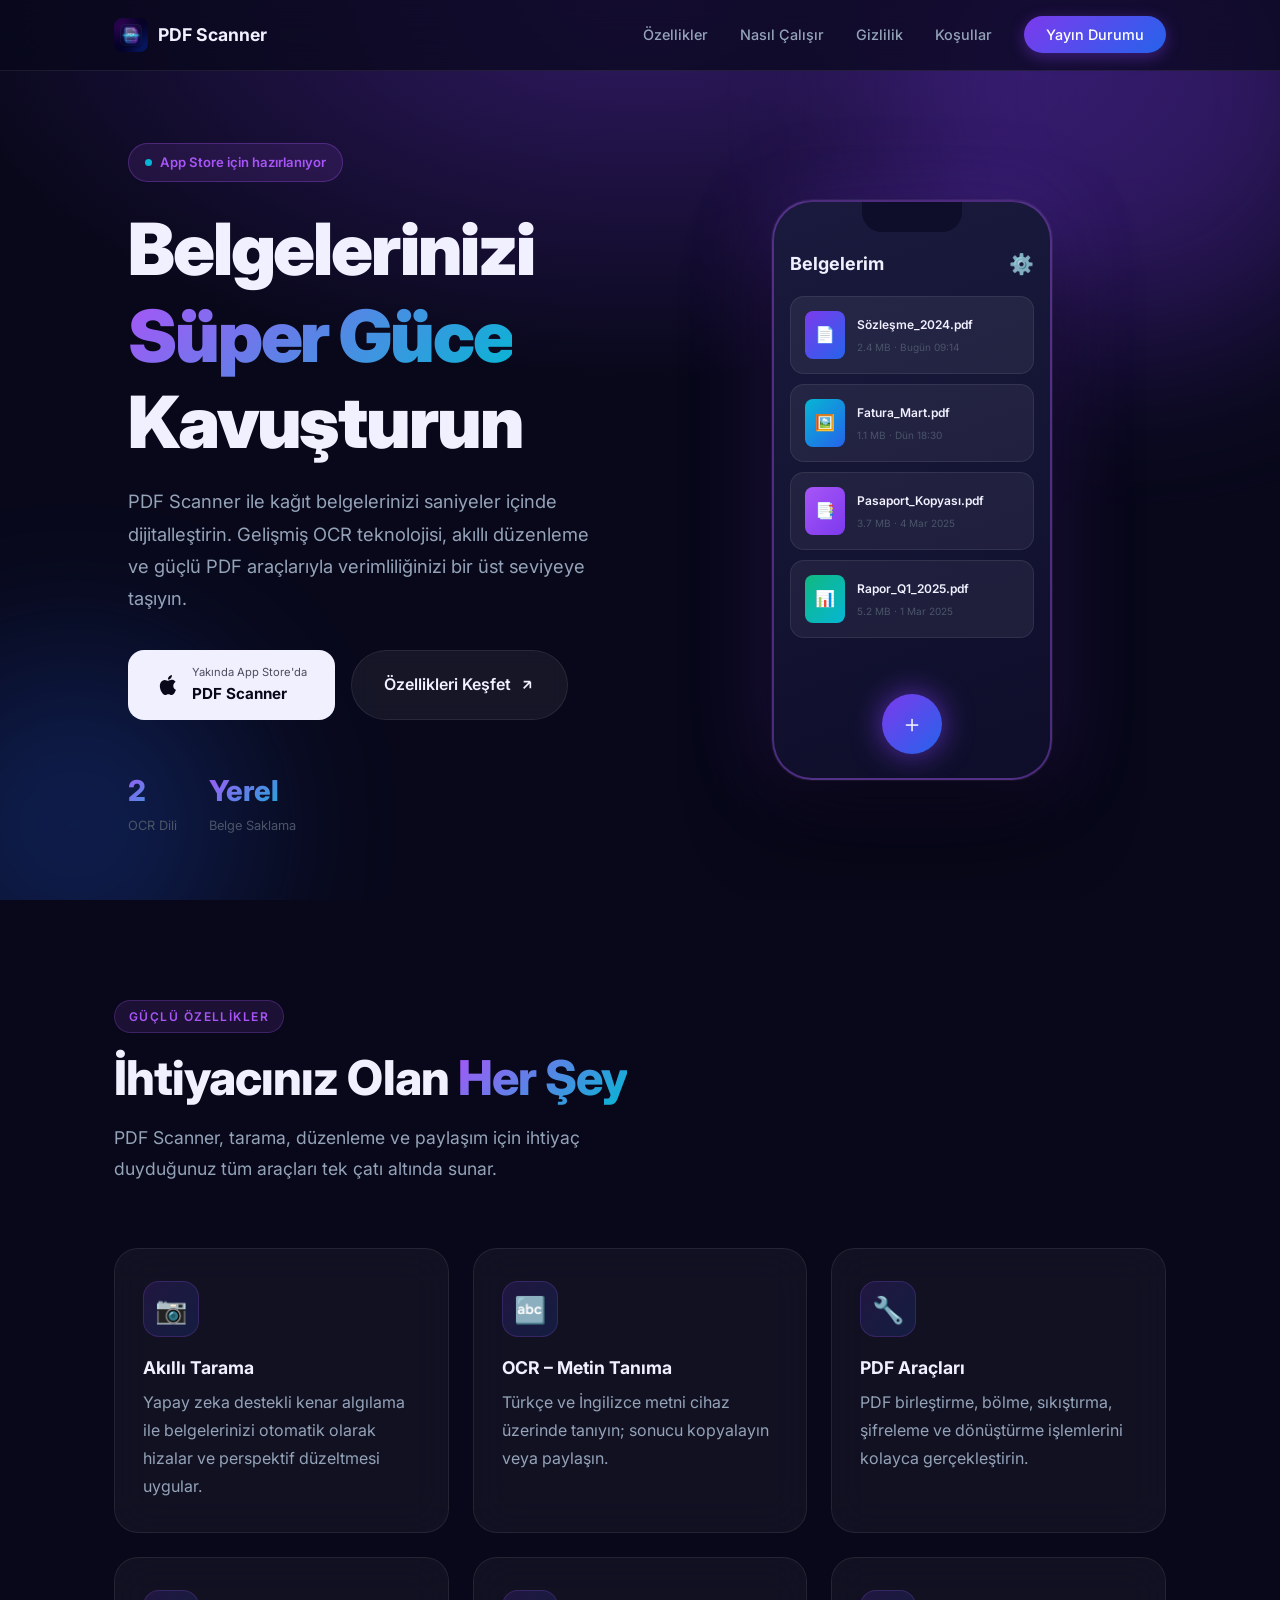
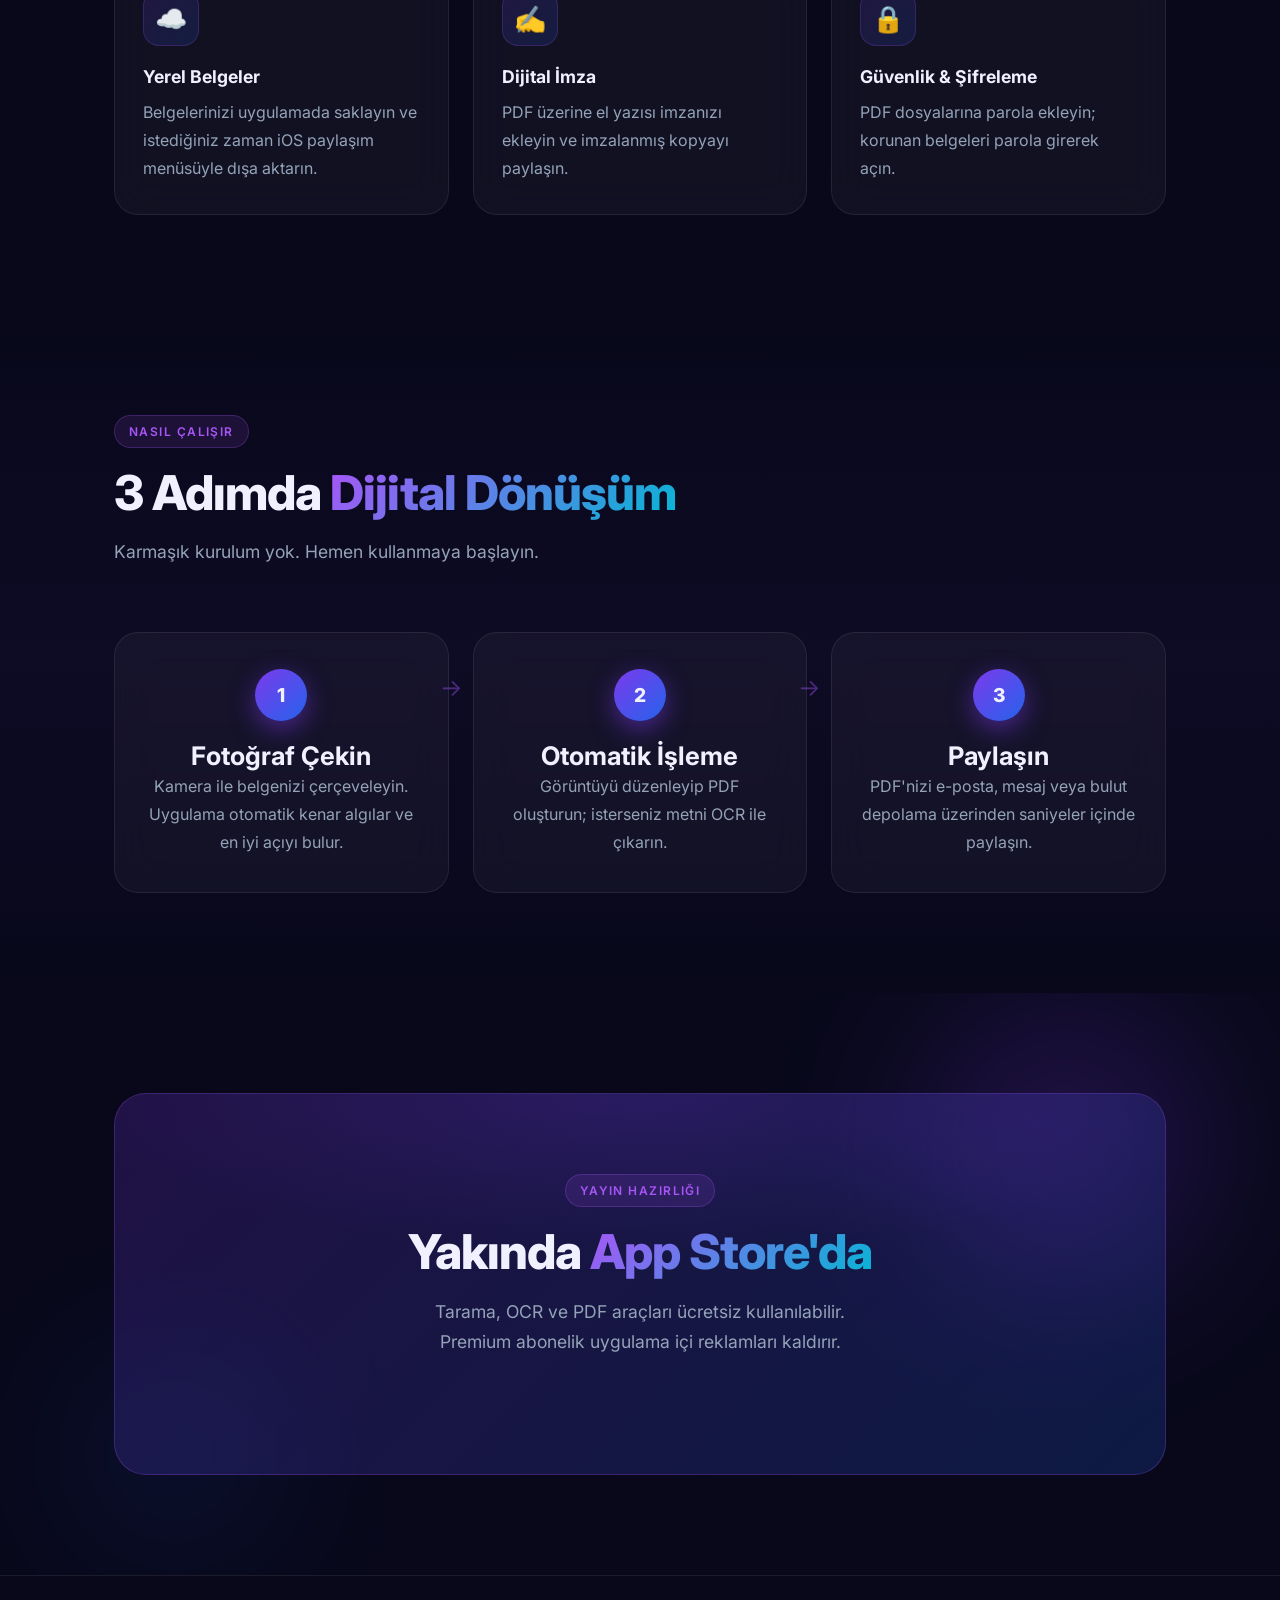
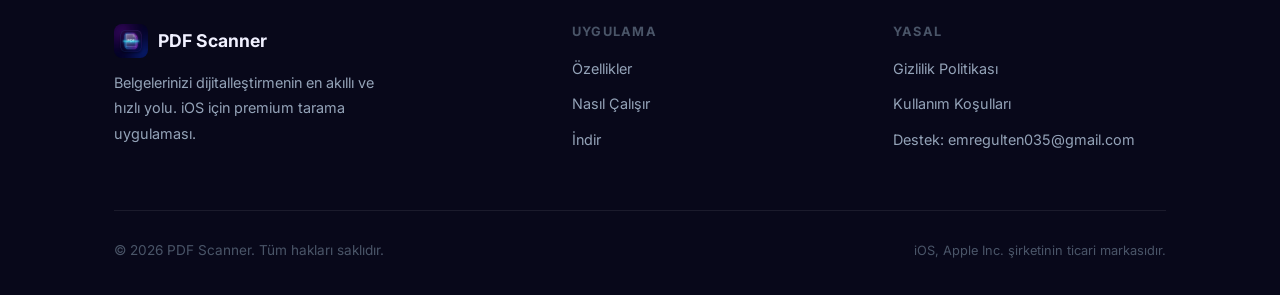
<file: index.html>
<!DOCTYPE html>
<html lang="tr">
<head>
  <meta charset="UTF-8" />
  <meta name="viewport" content="width=device-width, initial-scale=1.0" />
  <title>PDF Scanner – Akıllı PDF Tarama Uygulaması</title>
  <meta name="description" content="PDF Scanner ile belgeleri tarayın, Türkçe ve İngilizce metni cihazda tanıyın ve PDF dosyalarını iPhone veya iPad'de yönetin." />
  <link rel="stylesheet" href="styles.css" />
  <link rel="icon" href="app-icon.png" type="image/png" />
  <style>
    /* ── Hero ── */
    .hero {
      position: relative;
      min-height: 100vh;
      display: flex;
      align-items: center;
      overflow: hidden;
      padding-top: 80px;
    }

    .hero::before {
      content: '';
      position: absolute;
      inset: 0;
      background: var(--grad-hero);
    }

    .hero-orb-1 { width: 500px; height: 500px; top: -150px; right: -100px; }
    .hero-orb-2 { width: 350px; height: 350px; bottom: -100px; left: -100px; }

    .hero-inner {
      position: relative;
      z-index: 2;
      display: grid;
      grid-template-columns: 1fr 1fr;
      gap: 64px;
      align-items: center;
    }

    .hero-badge {
      display: inline-flex;
      align-items: center;
      gap: 8px;
      background: rgba(168,85,247,.12);
      border: 1px solid rgba(168,85,247,.3);
      border-radius: 100px;
      padding: 8px 16px;
      font-size: 0.82rem;
      font-weight: 600;
      color: var(--purple-light);
      margin-bottom: 24px;
    }

    .hero-badge .dot {
      width: 7px; height: 7px;
      border-radius: 50%;
      background: var(--cyan);
      animation: pulse-glow 2s infinite;
    }

    .hero-title {
      margin-bottom: 20px;
    }

    .hero-desc {
      font-size: 1.15rem;
      margin-bottom: 36px;
      max-width: 480px;
    }

    .hero-buttons {
      display: flex;
      gap: 16px;
      flex-wrap: wrap;
    }

    .hero-stats {
      display: flex;
      gap: 32px;
      margin-top: 48px;
    }

    .stat { }
    .stat-num {
      font-size: 1.8rem;
      font-weight: 800;
      background: var(--grad-glow);
      -webkit-background-clip: text;
      -webkit-text-fill-color: transparent;
      background-clip: text;
    }
    .stat-label { font-size: 0.8rem; color: var(--text-muted); margin-top: 2px; }

    /* ── Phone Mockup ── */
    .hero-visual {
      display: flex;
      justify-content: center;
      align-items: center;
      position: relative;
    }

    .phone-frame {
      width: 280px;
      height: 580px;
      background: linear-gradient(160deg, #1a1a3e 0%, #0e0e2a 100%);
      border-radius: 40px;
      border: 2px solid rgba(168,85,247,.4);
      box-shadow:
        0 0 0 1px rgba(255,255,255,.05),
        0 40px 80px rgba(0,0,0,.6),
        0 0 80px rgba(124,58,237,.3);
      overflow: hidden;
      position: relative;
      animation: float 7s ease-in-out infinite;
    }

    .phone-notch {
      width: 100px;
      height: 30px;
      background: #0e0e2a;
      border-radius: 0 0 20px 20px;
      margin: 0 auto;
      position: relative;
      z-index: 2;
    }

    .phone-screen {
      padding: 16px;
      height: calc(100% - 30px);
    }

    .phone-ui-header {
      display: flex;
      justify-content: space-between;
      align-items: center;
      margin-bottom: 16px;
    }

    .phone-ui-title { font-size: 18px; font-weight: 700; }
    .phone-ui-icon  { font-size: 20px; }

    .phone-doc-card {
      background: rgba(255,255,255,.06);
      border: 1px solid rgba(255,255,255,.08);
      border-radius: 14px;
      padding: 14px;
      margin-bottom: 10px;
      display: flex;
      gap: 12px;
      align-items: center;
    }

    .phone-doc-icon {
      width: 40px; height: 48px;
      background: var(--grad-primary);
      border-radius: 8px;
      display: flex;
      align-items: center;
      justify-content: center;
      font-size: 16px;
      flex-shrink: 0;
    }

    .phone-doc-name { font-size: 12px; font-weight: 600; margin-bottom: 4px; }
    .phone-doc-meta { font-size: 10px; color: var(--text-muted); }

    .phone-scan-btn {
      position: absolute;
      bottom: 24px;
      left: 50%;
      transform: translateX(-50%);
      width: 60px; height: 60px;
      background: var(--grad-primary);
      border-radius: 50%;
      display: flex;
      align-items: center;
      justify-content: center;
      font-size: 24px;
      box-shadow: 0 0 30px rgba(124,58,237,.7);
    }

    .phone-glow {
      position: absolute;
      width: 300px; height: 300px;
      background: radial-gradient(circle, rgba(124,58,237,.4) 0%, transparent 70%);
      border-radius: 50%;
      top: 50%;
      left: 50%;
      transform: translate(-50%, -50%);
      z-index: 0;
    }

    /* ── Features ── */
    .features-grid {
      display: grid;
      grid-template-columns: repeat(3, 1fr);
      gap: 24px;
      margin-top: 64px;
    }

    .feature-card {
      padding: 32px 28px;
    }

    .feature-icon {
      width: 56px; height: 56px;
      border-radius: var(--radius-md);
      background: var(--grad-subtle);
      border: 1px solid rgba(168,85,247,.2);
      display: flex;
      align-items: center;
      justify-content: center;
      font-size: 26px;
      margin-bottom: 20px;
      transition: var(--transition);
    }

    .feature-card:hover .feature-icon {
      background: var(--grad-primary);
      border-color: transparent;
      box-shadow: 0 8px 24px rgba(124,58,237,.5);
    }

    .feature-card h3 { margin-bottom: 10px; font-size: 1.1rem; }

    /* ── How It Works ── */
    .steps-grid {
      display: grid;
      grid-template-columns: repeat(3, 1fr);
      gap: 24px;
      margin-top: 64px;
    }

    .step-card {
      padding: 36px 28px;
      text-align: center;
      position: relative;
    }

    .step-num {
      width: 52px; height: 52px;
      border-radius: 50%;
      background: var(--grad-primary);
      display: flex;
      align-items: center;
      justify-content: center;
      font-weight: 800;
      font-size: 1.2rem;
      margin: 0 auto 20px;
      box-shadow: 0 8px 24px rgba(124,58,237,.5);
    }

    .step-card::after {
      content: '→';
      position: absolute;
      top: 36px;
      right: -14px;
      font-size: 1.5rem;
      color: var(--purple-light);
      opacity: 0.4;
    }

    .step-card:last-child::after { display: none; }

    /* ── CTA Section ── */
    .cta-section {
      position: relative;
      overflow: hidden;
    }

    .cta-card {
      padding: 80px 60px;
      border-radius: var(--radius-xl);
      text-align: center;
      position: relative;
      background: linear-gradient(135deg, rgba(124,58,237,.2) 0%, rgba(37,99,235,.2) 100%);
      border: 1px solid rgba(168,85,247,.25);
    }

    .cta-card::before {
      content: '';
      position: absolute;
      inset: 0;
      background: var(--grad-hero);
      opacity: 0.5;
      border-radius: inherit;
    }

    .cta-card > * { position: relative; z-index: 1; }

    .cta-card h2 { margin-bottom: 16px; }
    .cta-card p  { margin-bottom: 36px; font-size: 1.1rem; }

    @media (max-width: 900px) {
      .hero-inner { grid-template-columns: 1fr; text-align: center; }
      .hero-desc  { margin: 0 auto 36px; }
      .hero-buttons { justify-content: center; }
      .hero-stats { justify-content: center; }
      .hero-visual { margin-top: 40px; }
      .features-grid { grid-template-columns: repeat(2, 1fr); }
      .steps-grid { grid-template-columns: 1fr; }
      .step-card::after { display: none; }
      .cta-card { padding: 48px 24px; }
    }

    @media (max-width: 600px) {
      .features-grid { grid-template-columns: 1fr; }
    }
  </style>
</head>
<body>

<!-- ═══════════ NAVBAR ═══════════ -->
<nav class="navbar">
  <div class="container">
    <a href="index.html" class="nav-brand">
      <img src="app-icon.png" alt="PDF Scanner Icon" />
      PDF Scanner
    </a>
    <ul class="nav-links">
      <li><a href="#features">Özellikler</a></li>
      <li><a href="#howitworks">Nasıl Çalışır</a></li>
      <li><a href="privacy.html">Gizlilik</a></li>
      <li><a href="terms.html">Koşullar</a></li>
      <li><a href="#download" class="btn-nav">Yayın Durumu</a></li>
    </ul>
  </div>
</nav>

<!-- ═══════════ HERO ═══════════ -->
<section class="hero">
  <div class="glow-orb orb-purple hero-orb-1"></div>
  <div class="glow-orb orb-blue   hero-orb-2"></div>

  <div class="container">
    <div class="hero-inner">
      <!-- Left Column -->
      <div class="hero-text">
        <div class="hero-badge">
          <span class="dot"></span>
          App Store için hazırlanıyor
        </div>
        <h1 class="hero-title">
          Belgelerinizi<br/>
          <span class="gradient-text">Süper Güce</span><br/>
          Kavuşturun
        </h1>
        <p class="hero-desc">
          PDF Scanner ile kağıt belgelerinizi saniyeler içinde dijitalleştirin. 
          Gelişmiş OCR teknolojisi, akıllı düzenleme ve güçlü PDF araçlarıyla 
          verimliliğinizi bir üst seviyeye taşıyın.
        </p>
        <div class="hero-buttons">
          <a href="#download" class="appstore-btn" id="hero-appstore-btn">
            <svg viewBox="0 0 24 24" fill="currentColor">
              <path d="M18.71 19.5c-.83 1.24-1.71 2.45-3.05 2.47-1.34.03-1.77-.79-3.29-.79-1.53 0-2 .77-3.27.82-1.31.05-2.3-1.32-3.14-2.53C4.25 17 2.94 12.45 4.7 9.39c.87-1.52 2.43-2.48 4.12-2.51 1.28-.02 2.5.87 3.29.87.78 0 2.26-1.07 3.8-.91.65.03 2.47.26 3.64 1.98l-.09.06c-.22.17-2.2 1.3-2.18 3.87.03 3.07 2.67 4.1 2.7 4.11l-.06.19M13 3.5c.73-.83 1.94-1.46 2.94-1.5.13 1.17-.34 2.35-1.04 3.19-.69.85-1.83 1.51-2.95 1.42-.15-1.15.41-2.35 1.05-3.11z"/>
            </svg>
            <div class="store-text">
              <small>Yakında App Store'da</small>
              <span>PDF Scanner</span>
            </div>
          </a>
          <a href="#features" class="btn btn-secondary" id="hero-features-btn">
            Özellikleri Keşfet
            <svg width="16" height="16" viewBox="0 0 24 24" fill="none" stroke="currentColor" stroke-width="2.5">
              <path d="M7 17L17 7M17 7H7M17 7v10"/>
            </svg>
          </a>
        </div>

        <div class="hero-stats">
          <div class="stat"><div class="stat-num">2</div><div class="stat-label">OCR Dili</div></div>
          <div class="stat"><div class="stat-num">Yerel</div><div class="stat-label">Belge Saklama</div></div>
        </div>
      </div>

      <!-- Right Column – Phone Mockup -->
      <div class="hero-visual">
        <div class="phone-glow"></div>
        <div class="phone-frame animate-pulse-glow">
          <div class="phone-notch"></div>
          <div class="phone-screen">
            <div class="phone-ui-header">
              <div class="phone-ui-title">Belgelerim</div>
              <div class="phone-ui-icon">⚙️</div>
            </div>

            <div class="phone-doc-card">
              <div class="phone-doc-icon">📄</div>
              <div>
                <div class="phone-doc-name">Sözleşme_2024.pdf</div>
                <div class="phone-doc-meta">2.4 MB · Bugün 09:14</div>
              </div>
            </div>

            <div class="phone-doc-card">
              <div class="phone-doc-icon" style="background: linear-gradient(135deg,#06b6d4,#2563eb);">🖼️</div>
              <div>
                <div class="phone-doc-name">Fatura_Mart.pdf</div>
                <div class="phone-doc-meta">1.1 MB · Dün 18:30</div>
              </div>
            </div>

            <div class="phone-doc-card">
              <div class="phone-doc-icon" style="background: linear-gradient(135deg,#a855f7,#7c3aed);">📑</div>
              <div>
                <div class="phone-doc-name">Pasaport_Kopyası.pdf</div>
                <div class="phone-doc-meta">3.7 MB · 4 Mar 2025</div>
              </div>
            </div>

            <div class="phone-doc-card">
              <div class="phone-doc-icon" style="background: linear-gradient(135deg,#10b981,#06b6d4);">📊</div>
              <div>
                <div class="phone-doc-name">Rapor_Q1_2025.pdf</div>
                <div class="phone-doc-meta">5.2 MB · 1 Mar 2025</div>
              </div>
            </div>

            <div class="phone-scan-btn">＋</div>
          </div>
        </div>
      </div>
    </div>
  </div>
</section>

<!-- ═══════════ FEATURES ═══════════ -->
<section class="section" id="features">
  <div class="container">
    <span class="section-label">Güçlü Özellikler</span>
    <h2 class="section-title">İhtiyacınız Olan <span class="gradient-text">Her Şey</span></h2>
    <p class="section-desc">
      PDF Scanner, tarama, düzenleme ve paylaşım için ihtiyaç duyduğunuz tüm araçları 
      tek çatı altında sunar.
    </p>

    <div class="features-grid">
      <div class="glass-card feature-card" id="feat-scan">
        <div class="feature-icon">📷</div>
        <h3>Akıllı Tarama</h3>
        <p>Yapay zeka destekli kenar algılama ile belgelerinizi otomatik olarak hizalar ve perspektif düzeltmesi uygular.</p>
      </div>

      <div class="glass-card feature-card" id="feat-ocr">
        <div class="feature-icon">🔤</div>
        <h3>OCR – Metin Tanıma</h3>
        <p>Türkçe ve İngilizce metni cihaz üzerinde tanıyın; sonucu kopyalayın veya paylaşın.</p>
      </div>

      <div class="glass-card feature-card" id="feat-pdf">
        <div class="feature-icon">🔧</div>
        <h3>PDF Araçları</h3>
        <p>PDF birleştirme, bölme, sıkıştırma, şifreleme ve dönüştürme işlemlerini kolayca gerçekleştirin.</p>
      </div>

      <div class="glass-card feature-card" id="feat-cloud">
        <div class="feature-icon">☁️</div>
        <h3>Yerel Belgeler</h3>
        <p>Belgelerinizi uygulamada saklayın ve istediğiniz zaman iOS paylaşım menüsüyle dışa aktarın.</p>
      </div>

      <div class="glass-card feature-card" id="feat-sign">
        <div class="feature-icon">✍️</div>
        <h3>Dijital İmza</h3>
        <p>PDF üzerine el yazısı imzanızı ekleyin ve imzalanmış kopyayı paylaşın.</p>
      </div>

      <div class="glass-card feature-card" id="feat-security">
        <div class="feature-icon">🔒</div>
        <h3>Güvenlik & Şifreleme</h3>
        <p>PDF dosyalarına parola ekleyin; korunan belgeleri parola girerek açın.</p>
      </div>
    </div>
  </div>
</section>

<!-- ═══════════ HOW IT WORKS ═══════════ -->
<section class="section" id="howitworks" style="background: linear-gradient(180deg, transparent 0%, rgba(124,58,237,.05) 50%, transparent 100%);">
  <div class="container">
    <span class="section-label">Nasıl Çalışır</span>
    <h2 class="section-title">3 Adımda <span class="gradient-text">Dijital Dönüşüm</span></h2>
    <p class="section-desc">Karmaşık kurulum yok. Hemen kullanmaya başlayın.</p>

    <div class="steps-grid">
      <div class="glass-card step-card" id="step-1">
        <div class="step-num">1</div>
        <h3>Fotoğraf Çekin</h3>
        <p>Kamera ile belgenizi çerçeveleyin. Uygulama otomatik kenar algılar ve en iyi açıyı bulur.</p>
      </div>

      <div class="glass-card step-card" id="step-2">
        <div class="step-num">2</div>
        <h3>Otomatik İşleme</h3>
        <p>Görüntüyü düzenleyip PDF oluşturun; isterseniz metni OCR ile çıkarın.</p>
      </div>

      <div class="glass-card step-card" id="step-3">
        <div class="step-num">3</div>
        <h3>Paylaşın</h3>
        <p>PDF'nizi e-posta, mesaj veya bulut depolama üzerinden saniyeler içinde paylaşın.</p>
      </div>
    </div>
  </div>
</section>

<!-- ═══════════ CTA / DOWNLOAD ═══════════ -->
<section class="section cta-section" id="download">
  <div class="container">
    <div class="cta-card">
      <div class="glow-orb orb-purple" style="width:300px;height:300px;top:-100px;right:-50px;opacity:.4;position:absolute;"></div>
      <div class="glow-orb orb-blue"   style="width:200px;height:200px;bottom:-80px;left:-40px;opacity:.3;position:absolute;"></div>

      <span class="section-label">Yayın Hazırlığı</span>
      <h2>Yakında <span class="gradient-text">App Store'da</span></h2>
      <p>Tarama, OCR ve PDF araçları ücretsiz kullanılabilir.<br/>Premium abonelik uygulama içi reklamları kaldırır.</p>
    </div>
  </div>
</section>

<!-- ═══════════ FOOTER ═══════════ -->
<footer class="footer">
  <div class="container">
    <div class="footer-grid">
      <div class="footer-col">
        <div class="footer-brand">
          <img src="app-icon.png" alt="PDF Scanner" />
          PDF Scanner
        </div>
        <p style="font-size:.9rem; max-width:260px;">Belgelerinizi dijitalleştirmenin en akıllı ve hızlı yolu. iOS için premium tarama uygulaması.</p>
      </div>

      <div class="footer-col">
        <h5>Uygulama</h5>
        <ul>
          <li><a href="#features">Özellikler</a></li>
          <li><a href="#howitworks">Nasıl Çalışır</a></li>
          <li><a href="#download">İndir</a></li>
        </ul>
      </div>

      <div class="footer-col">
        <h5>Yasal</h5>
        <ul>
          <li><a href="privacy.html">Gizlilik Politikası</a></li>
          <li><a href="terms.html">Kullanım Koşulları</a></li>
          <li><a href="mailto:emregulten035@gmail.com">Destek: emregulten035@gmail.com</a></li>
        </ul>
      </div>
    </div>

    <div class="footer-bottom">
      <p style="color: var(--text-muted);">© 2026 PDF Scanner. Tüm hakları saklıdır.</p>
      <p style="color: var(--text-muted); font-size:.8rem;">iOS, Apple Inc. şirketinin ticari markasıdır.</p>
    </div>
  </div>
</footer>

</body>
</html>
</file>
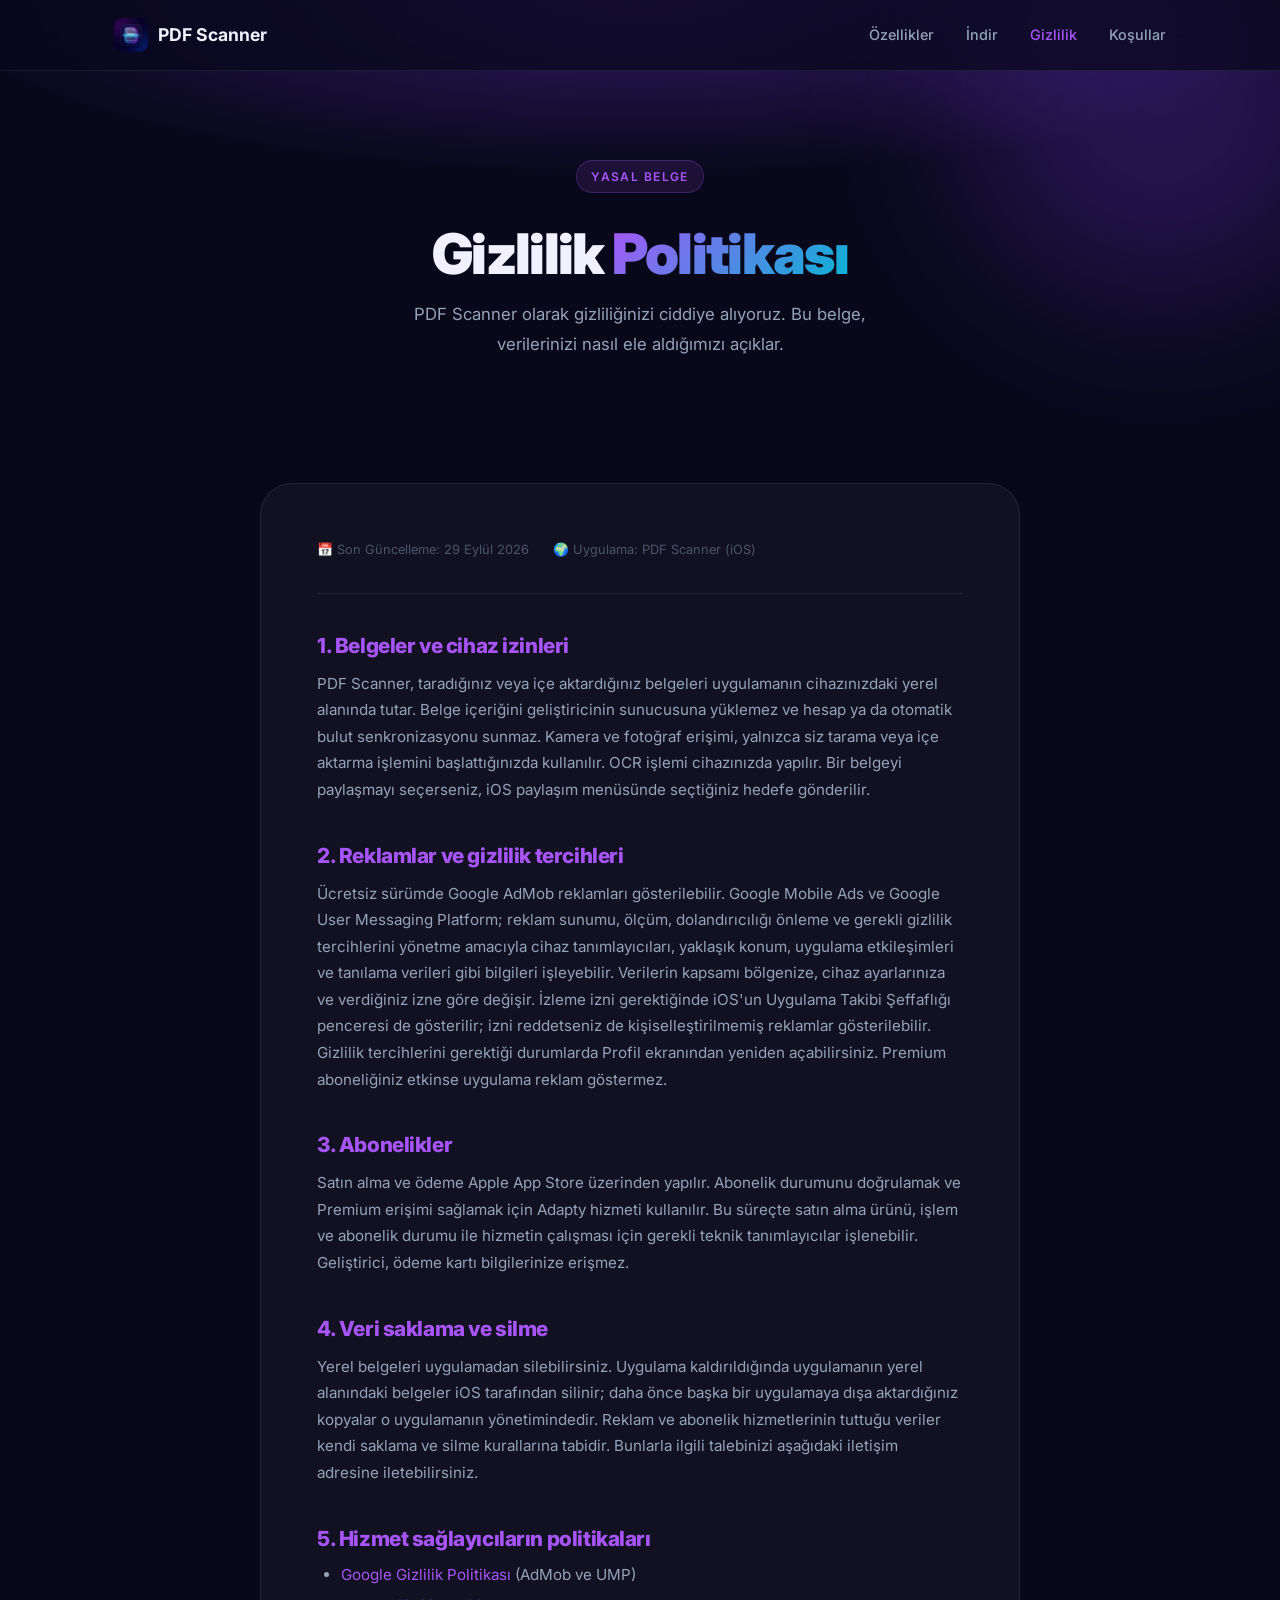
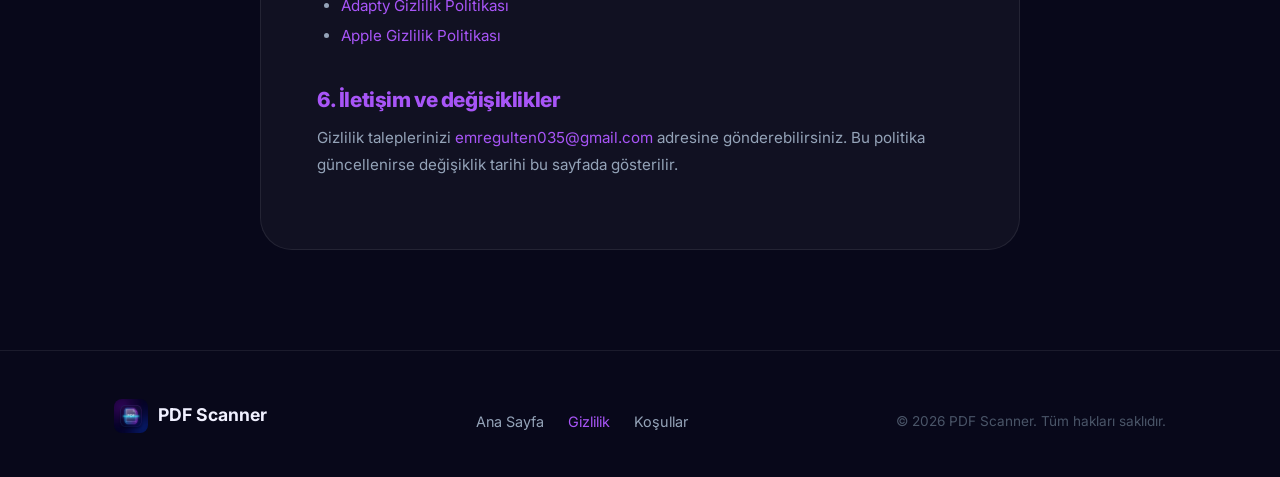
<file: privacy.html>
<!DOCTYPE html>
<html lang="tr">

<head>
    <meta charset="UTF-8" />
    <meta name="viewport" content="width=device-width, initial-scale=1.0" />
    <title>Gizlilik Politikası – PDF Scanner</title>
    <meta name="description"
        content="PDF Scanner uygulamasının gizlilik politikası. Kişisel verilerinizin nasıl toplandığını, kullanıldığını ve korunduğunu öğrenin." />
    <link rel="stylesheet" href="styles.css" />
    <link rel="icon" href="app-icon.png" type="image/png" />
    <style>
        .legal-hero {
            padding: 160px 0 60px;
            text-align: center;
            position: relative;
            overflow: hidden;
        }

        .legal-hero::before {
            content: '';
            position: absolute;
            inset: 0;
            background: var(--grad-hero);
        }

        .legal-hero>* {
            position: relative;
            z-index: 1;
        }
    </style>
</head>

<body>

    <!-- NAVBAR -->
    <nav class="navbar">
        <div class="container">
            <a href="index.html" class="nav-brand">
                <img src="app-icon.png" alt="PDF Scanner Icon" />
                PDF Scanner
            </a>
            <ul class="nav-links">
                <li><a href="index.html#features">Özellikler</a></li>
                <li><a href="index.html#download">İndir</a></li>
                <li><a href="privacy.html" style="color:var(--purple-light);">Gizlilik</a></li>
                <li><a href="terms.html">Koşullar</a></li>
            </ul>
        </div>
    </nav>

    <!-- HERO -->
    <section class="legal-hero">
        <div class="glow-orb orb-purple"
            style="width:400px;height:400px;top:-100px;right:-80px;opacity:.5;position:absolute;"></div>
        <span class="section-label">Yasal Belge</span>
        <h1 style="font-size:clamp(2rem,5vw,3.5rem); margin: 12px 0;">Gizlilik <span
                class="gradient-text">Politikası</span></h1>
        <p style="max-width:520px;margin:0 auto;font-size:1.05rem;">
            PDF Scanner olarak gizliliğinizi ciddiye alıyoruz. Bu belge, verilerinizi nasıl ele aldığımızı açıklar.
        </p>
    </section>

    <!-- CONTENT -->
    <section class="legal-content">
        <div class="container">
            <div class="legal-wrapper">
                <div class="legal-meta">
                    <span>📅 Son Güncelleme: 29 Eylül 2026</span>
                    <span>🌍 Uygulama: PDF Scanner (iOS)</span>
                </div>

                <h2>1. Belgeler ve cihaz izinleri</h2>
                <p>PDF Scanner, taradığınız veya içe aktardığınız belgeleri uygulamanın cihazınızdaki yerel alanında tutar. Belge içeriğini geliştiricinin sunucusuna yüklemez ve hesap ya da otomatik bulut senkronizasyonu sunmaz. Kamera ve fotoğraf erişimi, yalnızca siz tarama veya içe aktarma işlemini başlattığınızda kullanılır. OCR işlemi cihazınızda yapılır. Bir belgeyi paylaşmayı seçerseniz, iOS paylaşım menüsünde seçtiğiniz hedefe gönderilir.</p>

                <h2>2. Reklamlar ve gizlilik tercihleri</h2>
                <p>Ücretsiz sürümde Google AdMob reklamları gösterilebilir. Google Mobile Ads ve Google User Messaging Platform; reklam sunumu, ölçüm, dolandırıcılığı önleme ve gerekli gizlilik tercihlerini yönetme amacıyla cihaz tanımlayıcıları, yaklaşık konum, uygulama etkileşimleri ve tanılama verileri gibi bilgileri işleyebilir. Verilerin kapsamı bölgenize, cihaz ayarlarınıza ve verdiğiniz izne göre değişir. İzleme izni gerektiğinde iOS'un Uygulama Takibi Şeffaflığı penceresi de gösterilir; izni reddetseniz de kişiselleştirilmemiş reklamlar gösterilebilir. Gizlilik tercihlerini gerektiği durumlarda Profil ekranından yeniden açabilirsiniz. Premium aboneliğiniz etkinse uygulama reklam göstermez.</p>

                <h2>3. Abonelikler</h2>
                <p>Satın alma ve ödeme Apple App Store üzerinden yapılır. Abonelik durumunu doğrulamak ve Premium erişimi sağlamak için Adapty hizmeti kullanılır. Bu süreçte satın alma ürünü, işlem ve abonelik durumu ile hizmetin çalışması için gerekli teknik tanımlayıcılar işlenebilir. Geliştirici, ödeme kartı bilgilerinize erişmez.</p>

                <h2>4. Veri saklama ve silme</h2>
                <p>Yerel belgeleri uygulamadan silebilirsiniz. Uygulama kaldırıldığında uygulamanın yerel alanındaki belgeler iOS tarafından silinir; daha önce başka bir uygulamaya dışa aktardığınız kopyalar o uygulamanın yönetimindedir. Reklam ve abonelik hizmetlerinin tuttuğu veriler kendi saklama ve silme kurallarına tabidir. Bunlarla ilgili talebinizi aşağıdaki iletişim adresine iletebilirsiniz.</p>

                <h2>5. Hizmet sağlayıcıların politikaları</h2>
                <ul>
                    <li><a href="https://policies.google.com/privacy" target="_blank" rel="noopener noreferrer">Google Gizlilik Politikası</a> (AdMob ve UMP)</li>
                    <li><a href="https://adapty.io/privacy/" target="_blank" rel="noopener noreferrer">Adapty Gizlilik Politikası</a></li>
                    <li><a href="https://www.apple.com/legal/privacy/" target="_blank" rel="noopener noreferrer">Apple Gizlilik Politikası</a></li>
                </ul>

                <h2>6. İletişim ve değişiklikler</h2>
                <p>Gizlilik taleplerinizi <a href="mailto:emregulten035@gmail.com">emregulten035@gmail.com</a> adresine gönderebilirsiniz. Bu politika güncellenirse değişiklik tarihi bu sayfada gösterilir.</p>
            </div>
        </div>
    </section>

    <!-- FOOTER -->
    <footer class="footer">
        <div class="container">
            <div class="footer-bottom" style="border-top:none; padding-top:0;">
                <div class="footer-brand">
                    <img src="app-icon.png" alt="PDF Scanner" />
                    PDF Scanner
                </div>
                <div style="display:flex;gap:24px;">
                    <a href="index.html" style="color:var(--text-secondary);font-size:.9rem;">Ana Sayfa</a>
                    <a href="privacy.html" style="color:var(--purple-light);font-size:.9rem;">Gizlilik</a>
                    <a href="terms.html" style="color:var(--text-secondary);font-size:.9rem;">Koşullar</a>
                </div>
                <p style="color:var(--text-muted);font-size:.85rem;">© 2026 PDF Scanner. Tüm hakları saklıdır.</p>
            </div>
        </div>
    </footer>

</body>

</html>
</file>
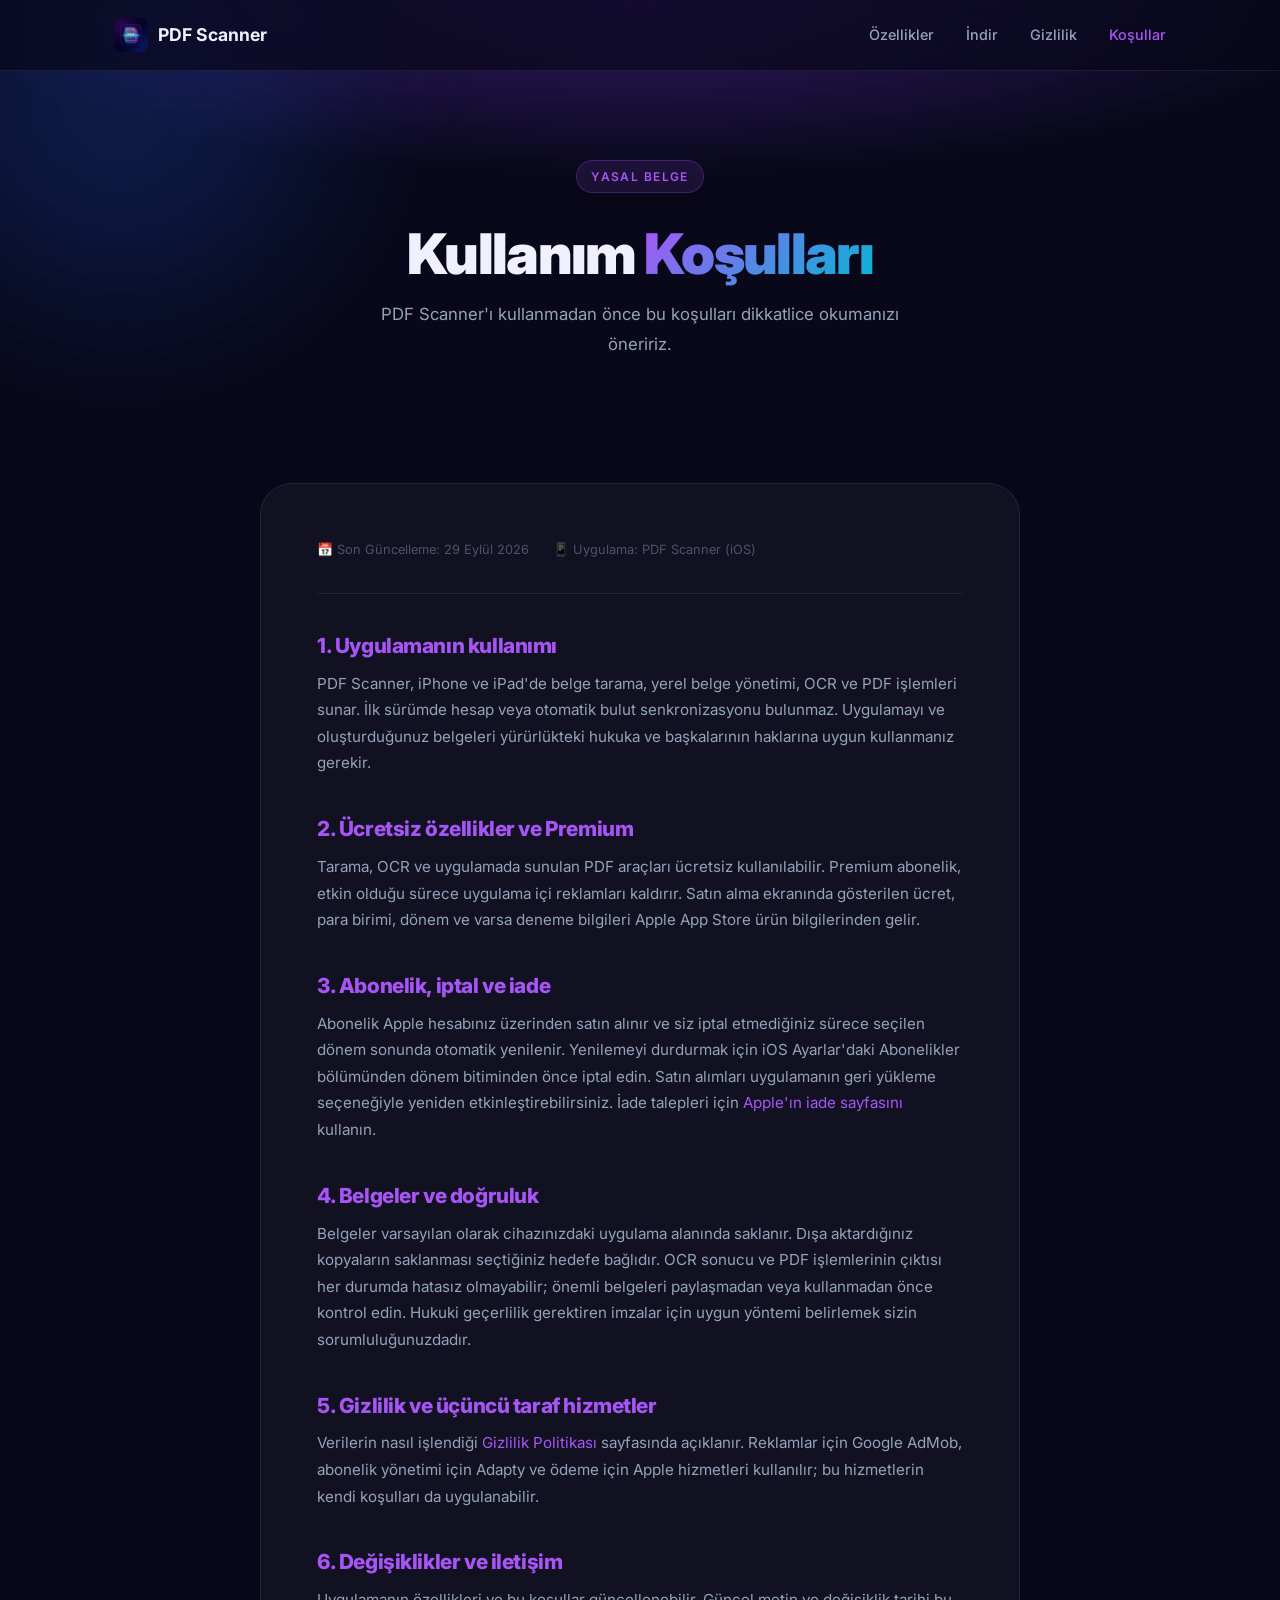
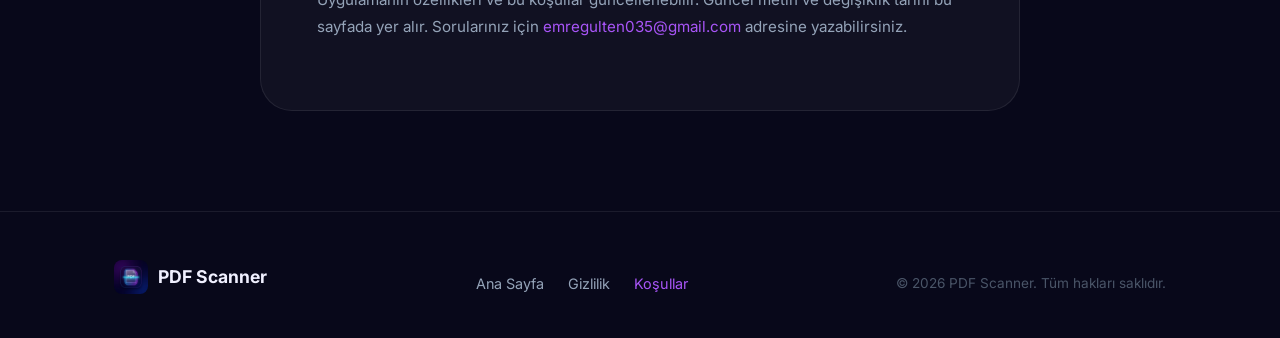
<file: terms.html>
<!DOCTYPE html>
<html lang="tr">

<head>
    <meta charset="UTF-8" />
    <meta name="viewport" content="width=device-width, initial-scale=1.0" />
    <title>Kullanım Koşulları – PDF Scanner</title>
    <meta name="description"
        content="PDF Scanner uygulamasının kullanım koşulları. Uygulamayı kullanmadan önce bu koşulları dikkatlice okuyun." />
    <link rel="stylesheet" href="styles.css" />
    <link rel="icon" href="app-icon.png" type="image/png" />
    <style>
        .legal-hero {
            padding: 160px 0 60px;
            text-align: center;
            position: relative;
            overflow: hidden;
        }

        .legal-hero::before {
            content: '';
            position: absolute;
            inset: 0;
            background: var(--grad-hero);
        }

        .legal-hero>* {
            position: relative;
            z-index: 1;
        }
    </style>
</head>

<body>

    <!-- NAVBAR -->
    <nav class="navbar">
        <div class="container">
            <a href="index.html" class="nav-brand">
                <img src="app-icon.png" alt="PDF Scanner Icon" />
                PDF Scanner
            </a>
            <ul class="nav-links">
                <li><a href="index.html#features">Özellikler</a></li>
                <li><a href="index.html#download">İndir</a></li>
                <li><a href="privacy.html">Gizlilik</a></li>
                <li><a href="terms.html" style="color:var(--purple-light);">Koşullar</a></li>
            </ul>
        </div>
    </nav>

    <!-- HERO -->
    <section class="legal-hero">
        <div class="glow-orb orb-blue"
            style="width:400px;height:400px;top:-100px;left:-80px;opacity:.5;position:absolute;"></div>
        <span class="section-label">Yasal Belge</span>
        <h1 style="font-size:clamp(2rem,5vw,3.5rem); margin: 12px 0;">Kullanım <span
                class="gradient-text">Koşulları</span></h1>
        <p style="max-width:520px;margin:0 auto;font-size:1.05rem;">
            PDF Scanner'ı kullanmadan önce bu koşulları dikkatlice okumanızı öneririz.
        </p>
    </section>

    <!-- CONTENT -->
    <section class="legal-content">
        <div class="container">
            <div class="legal-wrapper">
                <div class="legal-meta">
                    <span>📅 Son Güncelleme: 29 Eylül 2026</span>
                    <span>📱 Uygulama: PDF Scanner (iOS)</span>
                </div>

                <h2>1. Uygulamanın kullanımı</h2>
                <p>PDF Scanner, iPhone ve iPad'de belge tarama, yerel belge yönetimi, OCR ve PDF işlemleri sunar. İlk sürümde hesap veya otomatik bulut senkronizasyonu bulunmaz. Uygulamayı ve oluşturduğunuz belgeleri yürürlükteki hukuka ve başkalarının haklarına uygun kullanmanız gerekir.</p>

                <h2>2. Ücretsiz özellikler ve Premium</h2>
                <p>Tarama, OCR ve uygulamada sunulan PDF araçları ücretsiz kullanılabilir. Premium abonelik, etkin olduğu sürece uygulama içi reklamları kaldırır. Satın alma ekranında gösterilen ücret, para birimi, dönem ve varsa deneme bilgileri Apple App Store ürün bilgilerinden gelir.</p>

                <h2>3. Abonelik, iptal ve iade</h2>
                <p>Abonelik Apple hesabınız üzerinden satın alınır ve siz iptal etmediğiniz sürece seçilen dönem sonunda otomatik yenilenir. Yenilemeyi durdurmak için iOS Ayarlar'daki Abonelikler bölümünden dönem bitiminden önce iptal edin. Satın alımları uygulamanın geri yükleme seçeneğiyle yeniden etkinleştirebilirsiniz. İade talepleri için <a href="https://reportaproblem.apple.com" target="_blank" rel="noopener noreferrer">Apple'ın iade sayfasını</a> kullanın.</p>

                <h2>4. Belgeler ve doğruluk</h2>
                <p>Belgeler varsayılan olarak cihazınızdaki uygulama alanında saklanır. Dışa aktardığınız kopyaların saklanması seçtiğiniz hedefe bağlıdır. OCR sonucu ve PDF işlemlerinin çıktısı her durumda hatasız olmayabilir; önemli belgeleri paylaşmadan veya kullanmadan önce kontrol edin. Hukuki geçerlilik gerektiren imzalar için uygun yöntemi belirlemek sizin sorumluluğunuzdadır.</p>

                <h2>5. Gizlilik ve üçüncü taraf hizmetler</h2>
                <p>Verilerin nasıl işlendiği <a href="privacy.html">Gizlilik Politikası</a> sayfasında açıklanır. Reklamlar için Google AdMob, abonelik yönetimi için Adapty ve ödeme için Apple hizmetleri kullanılır; bu hizmetlerin kendi koşulları da uygulanabilir.</p>

                <h2>6. Değişiklikler ve iletişim</h2>
                <p>Uygulamanın özellikleri ve bu koşullar güncellenebilir. Güncel metin ve değişiklik tarihi bu sayfada yer alır. Sorularınız için <a href="mailto:emregulten035@gmail.com">emregulten035@gmail.com</a> adresine yazabilirsiniz.</p>
            </div>
        </div>
    </section>

    <!-- FOOTER -->
    <footer class="footer">
        <div class="container">
            <div class="footer-bottom" style="border-top:none; padding-top:0;">
                <div class="footer-brand">
                    <img src="app-icon.png" alt="PDF Scanner" />
                    PDF Scanner
                </div>
                <div style="display:flex;gap:24px;">
                    <a href="index.html" style="color:var(--text-secondary);font-size:.9rem;">Ana Sayfa</a>
                    <a href="privacy.html" style="color:var(--text-secondary);font-size:.9rem;">Gizlilik</a>
                    <a href="terms.html" style="color:var(--purple-light);font-size:.9rem;">Koşullar</a>
                </div>
                <p style="color:var(--text-muted);font-size:.85rem;">© 2026 PDF Scanner. Tüm hakları saklıdır.</p>
            </div>
        </div>
    </footer>

</body>

</html>
</file>
<file: styles.css>
/* =========================================
   PDF Scanner – Premium Dark Design System
   ========================================= */

@import url('https://fonts.googleapis.com/css2?family=Inter:wght@300;400;500;600;700;800;900&display=swap');

/* ─── CSS Variables ───────────────────────── */
:root {
  --bg-base:        #08081a;
  --bg-surface:     #0e0e2a;
  --bg-card:        rgba(255,255,255,0.04);
  --border:         rgba(255,255,255,0.08);

  --purple:         #7c3aed;
  --purple-light:   #a855f7;
  --blue:           #2563eb;
  --blue-light:     #60a5fa;
  --cyan:           #06b6d4;

  --grad-primary:   linear-gradient(135deg, #7c3aed 0%, #2563eb 100%);
  --grad-glow:      linear-gradient(135deg, #a855f7 0%, #06b6d4 100%);
  --grad-subtle:    linear-gradient(135deg, rgba(124,58,237,.15) 0%, rgba(37,99,235,.15) 100%);
  --grad-hero:      radial-gradient(ellipse 80% 60% at 50% 0%, rgba(124,58,237,.35) 0%, transparent 70%);

  --text-primary:   #f0f0ff;
  --text-secondary: #94a3b8;
  --text-muted:     #4a5568;

  --radius-sm:      8px;
  --radius-md:      16px;
  --radius-lg:      24px;
  --radius-xl:      32px;

  --shadow-glow:    0 0 40px rgba(124,58,237,.4);
  --shadow-card:    0 8px 32px rgba(0,0,0,.4);
  --shadow-subtle:  0 2px 16px rgba(0,0,0,.3);

  --transition:     all 0.3s cubic-bezier(0.4, 0, 0.2, 1);
}

/* ─── Reset & Base ────────────────────────── */
*, *::before, *::after { box-sizing: border-box; margin: 0; padding: 0; }

html { scroll-behavior: smooth; }

body {
  font-family: 'Inter', -apple-system, BlinkMacSystemFont, sans-serif;
  background-color: var(--bg-base);
  color: var(--text-primary);
  line-height: 1.6;
  overflow-x: hidden;
}

/* ─── Typography ──────────────────────────── */
h1, h2, h3, h4, h5 { font-weight: 700; line-height: 1.2; }

h1 { font-size: clamp(2.4rem, 6vw, 4.5rem); font-weight: 900; letter-spacing: -0.03em; }
h2 { font-size: clamp(1.8rem, 4vw, 3rem); font-weight: 800; letter-spacing: -0.02em; }
h3 { font-size: clamp(1.2rem, 2.5vw, 1.6rem); font-weight: 700; }
h4 { font-size: 1.1rem; font-weight: 600; }

p { color: var(--text-secondary); line-height: 1.75; }

a { color: var(--purple-light); text-decoration: none; transition: var(--transition); }
a:hover { color: var(--cyan); }

/* ─── Utilities ───────────────────────────── */
.gradient-text {
  background: var(--grad-glow);
  -webkit-background-clip: text;
  -webkit-text-fill-color: transparent;
  background-clip: text;
}

.container {
  max-width: 1100px;
  margin: 0 auto;
  padding: 0 24px;
}

.section {
  padding: 100px 0;
}

.section-label {
  display: inline-block;
  font-size: 0.75rem;
  font-weight: 600;
  letter-spacing: 0.12em;
  text-transform: uppercase;
  color: var(--purple-light);
  background: rgba(168,85,247,.12);
  border: 1px solid rgba(168,85,247,.25);
  border-radius: 100px;
  padding: 6px 14px;
  margin-bottom: 16px;
}

.section-title { margin-bottom: 16px; }
.section-desc  { font-size: 1.1rem; max-width: 560px; }

/* ─── Navbar ──────────────────────────────── */
.navbar {
  position: fixed;
  top: 0;
  left: 0;
  right: 0;
  z-index: 100;
  padding: 18px 0;
  background: rgba(8,8,26,.7);
  backdrop-filter: blur(20px);
  -webkit-backdrop-filter: blur(20px);
  border-bottom: 1px solid var(--border);
  transition: var(--transition);
}

.navbar .container {
  display: flex;
  align-items: center;
  justify-content: space-between;
}

.nav-brand {
  display: flex;
  align-items: center;
  gap: 10px;
  font-weight: 700;
  font-size: 1.1rem;
  color: var(--text-primary);
  text-decoration: none;
}

.nav-brand img {
  width: 34px;
  height: 34px;
  border-radius: 8px;
}

.nav-links {
  display: flex;
  align-items: center;
  gap: 32px;
  list-style: none;
}

.nav-links a {
  font-size: 0.9rem;
  font-weight: 500;
  color: var(--text-secondary);
  transition: var(--transition);
}

.nav-links a:hover { color: var(--text-primary); }

.btn-nav {
  padding: 10px 22px;
  background: var(--grad-primary);
  border-radius: 100px;
  font-size: 0.85rem;
  font-weight: 600;
  color: #fff !important;
  transition: var(--transition);
  box-shadow: 0 4px 15px rgba(124,58,237,.4);
}

.btn-nav:hover {
  transform: translateY(-1px);
  box-shadow: 0 6px 20px rgba(124,58,237,.6);
  color: #fff !important;
}

/* ─── Buttons ─────────────────────────────── */
.btn {
  display: inline-flex;
  align-items: center;
  gap: 8px;
  padding: 16px 32px;
  border-radius: 100px;
  font-weight: 600;
  font-size: 1rem;
  cursor: pointer;
  transition: var(--transition);
  border: none;
  text-decoration: none;
}

.btn-primary {
  background: var(--grad-primary);
  color: #fff;
  box-shadow: 0 8px 30px rgba(124,58,237,.5);
}

.btn-primary:hover {
  transform: translateY(-2px);
  box-shadow: 0 12px 40px rgba(124,58,237,.7);
  color: #fff;
}

.btn-secondary {
  background: rgba(255,255,255,.06);
  color: var(--text-primary);
  border: 1px solid var(--border);
  backdrop-filter: blur(10px);
}

.btn-secondary:hover {
  background: rgba(255,255,255,.1);
  color: var(--text-primary);
  transform: translateY(-1px);
}

.appstore-btn {
  display: inline-flex;
  align-items: center;
  gap: 12px;
  padding: 14px 28px;
  background: var(--text-primary);
  color: #08081a;
  border-radius: var(--radius-md);
  font-weight: 700;
  font-size: 0.95rem;
  transition: var(--transition);
  text-decoration: none;
}

.appstore-btn:hover {
  transform: translateY(-2px);
  box-shadow: 0 10px 30px rgba(240,240,255,.2);
  color: #08081a;
}

.appstore-btn .store-text { display: flex; flex-direction: column; }
.appstore-btn .store-text small { font-weight: 400; font-size: 0.7rem; opacity: 0.7; }
.appstore-btn svg { width: 24px; height: 24px; }

/* ─── Cards ───────────────────────────────── */
.glass-card {
  background: var(--bg-card);
  border: 1px solid var(--border);
  border-radius: var(--radius-lg);
  backdrop-filter: blur(20px);
  -webkit-backdrop-filter: blur(20px);
  transition: var(--transition);
}

.glass-card:hover {
  border-color: rgba(168,85,247,.3);
  box-shadow: 0 8px 40px rgba(124,58,237,.15);
  transform: translateY(-4px);
}

/* ─── Footer ──────────────────────────────── */
.footer {
  border-top: 1px solid var(--border);
  padding: 48px 0 32px;
}

.footer-grid {
  display: grid;
  grid-template-columns: 1.5fr 1fr 1fr;
  gap: 48px;
  margin-bottom: 48px;
}

.footer-brand {
  display: flex;
  align-items: center;
  gap: 10px;
  font-weight: 700;
  font-size: 1.1rem;
  color: var(--text-primary);
  margin-bottom: 12px;
}

.footer-brand img { width: 34px; height: 34px; border-radius: 8px; }

.footer-col h5 {
  font-size: 0.8rem;
  letter-spacing: 0.1em;
  text-transform: uppercase;
  color: var(--text-muted);
  margin-bottom: 16px;
}

.footer-col ul { list-style: none; }
.footer-col ul li { margin-bottom: 10px; }
.footer-col ul li a { color: var(--text-secondary); font-size: 0.9rem; }
.footer-col ul li a:hover { color: var(--purple-light); }

.footer-bottom {
  padding-top: 28px;
  border-top: 1px solid var(--border);
  display: flex;
  align-items: center;
  justify-content: space-between;
  flex-wrap: wrap;
  gap: 12px;
}

.footer-bottom p { font-size: 0.85rem; }

/* ─── Legal Pages ─────────────────────────── */
.legal-hero {
  padding: 160px 0 80px;
  text-align: center;
}

.legal-content {
  padding: 64px 0 100px;
}

.legal-wrapper {
  max-width: 760px;
  margin: 0 auto;
  background: var(--bg-card);
  border: 1px solid var(--border);
  border-radius: var(--radius-xl);
  padding: 56px;
}

.legal-wrapper h2 {
  font-size: 1.3rem;
  margin-top: 40px;
  margin-bottom: 12px;
  color: var(--purple-light);
}

.legal-wrapper h2:first-of-type { margin-top: 0; }

.legal-wrapper p { margin-bottom: 14px; font-size: 0.95rem; }

.legal-wrapper ul {
  list-style: disc;
  padding-left: 24px;
  color: var(--text-secondary);
  font-size: 0.95rem;
  margin-bottom: 14px;
}

.legal-wrapper ul li { margin-bottom: 6px; }

.legal-meta {
  display: flex;
  gap: 24px;
  font-size: 0.8rem;
  color: var(--text-muted);
  margin-bottom: 40px;
  padding-bottom: 32px;
  border-bottom: 1px solid var(--border);
}

/* ─── Decorative ──────────────────────────── */
.glow-orb {
  position: absolute;
  border-radius: 50%;
  filter: blur(80px);
  pointer-events: none;
  opacity: 0.6;
}

.orb-purple { background: rgba(124,58,237,.5); }
.orb-blue   { background: rgba(37,99,235,.4); }
.orb-cyan   { background: rgba(6,182,212,.3); }

/* ─── Animations ──────────────────────────── */
@keyframes float {
  0%, 100% { transform: translateY(0px) rotate(0deg); }
  50%       { transform: translateY(-16px) rotate(2deg); }
}

@keyframes pulse-glow {
  0%, 100% { box-shadow: 0 0 30px rgba(124,58,237,.4); }
  50%       { box-shadow: 0 0 60px rgba(124,58,237,.8), 0 0 100px rgba(37,99,235,.4); }
}

@keyframes shimmer {
  0%   { background-position: -200% center; }
  100% { background-position: 200% center; }
}

@keyframes fade-up {
  from { opacity: 0; transform: translateY(30px); }
  to   { opacity: 1; transform: translateY(0); }
}

.animate-float        { animation: float 6s ease-in-out infinite; }
.animate-pulse-glow   { animation: pulse-glow 3s ease-in-out infinite; }
.animate-fade-up      { animation: fade-up 0.7s ease forwards; }

/* ─── Responsive ──────────────────────────── */
@media (max-width: 768px) {
  .nav-links { display: none; }

  .footer-grid {
    grid-template-columns: 1fr;
    gap: 32px;
  }

  .legal-wrapper {
    padding: 32px 24px;
  }

  .section { padding: 72px 0; }
}

@media (max-width: 480px) {
  .hero-buttons { flex-direction: column; align-items: stretch; }
  .btn { justify-content: center; }
}
</file>
